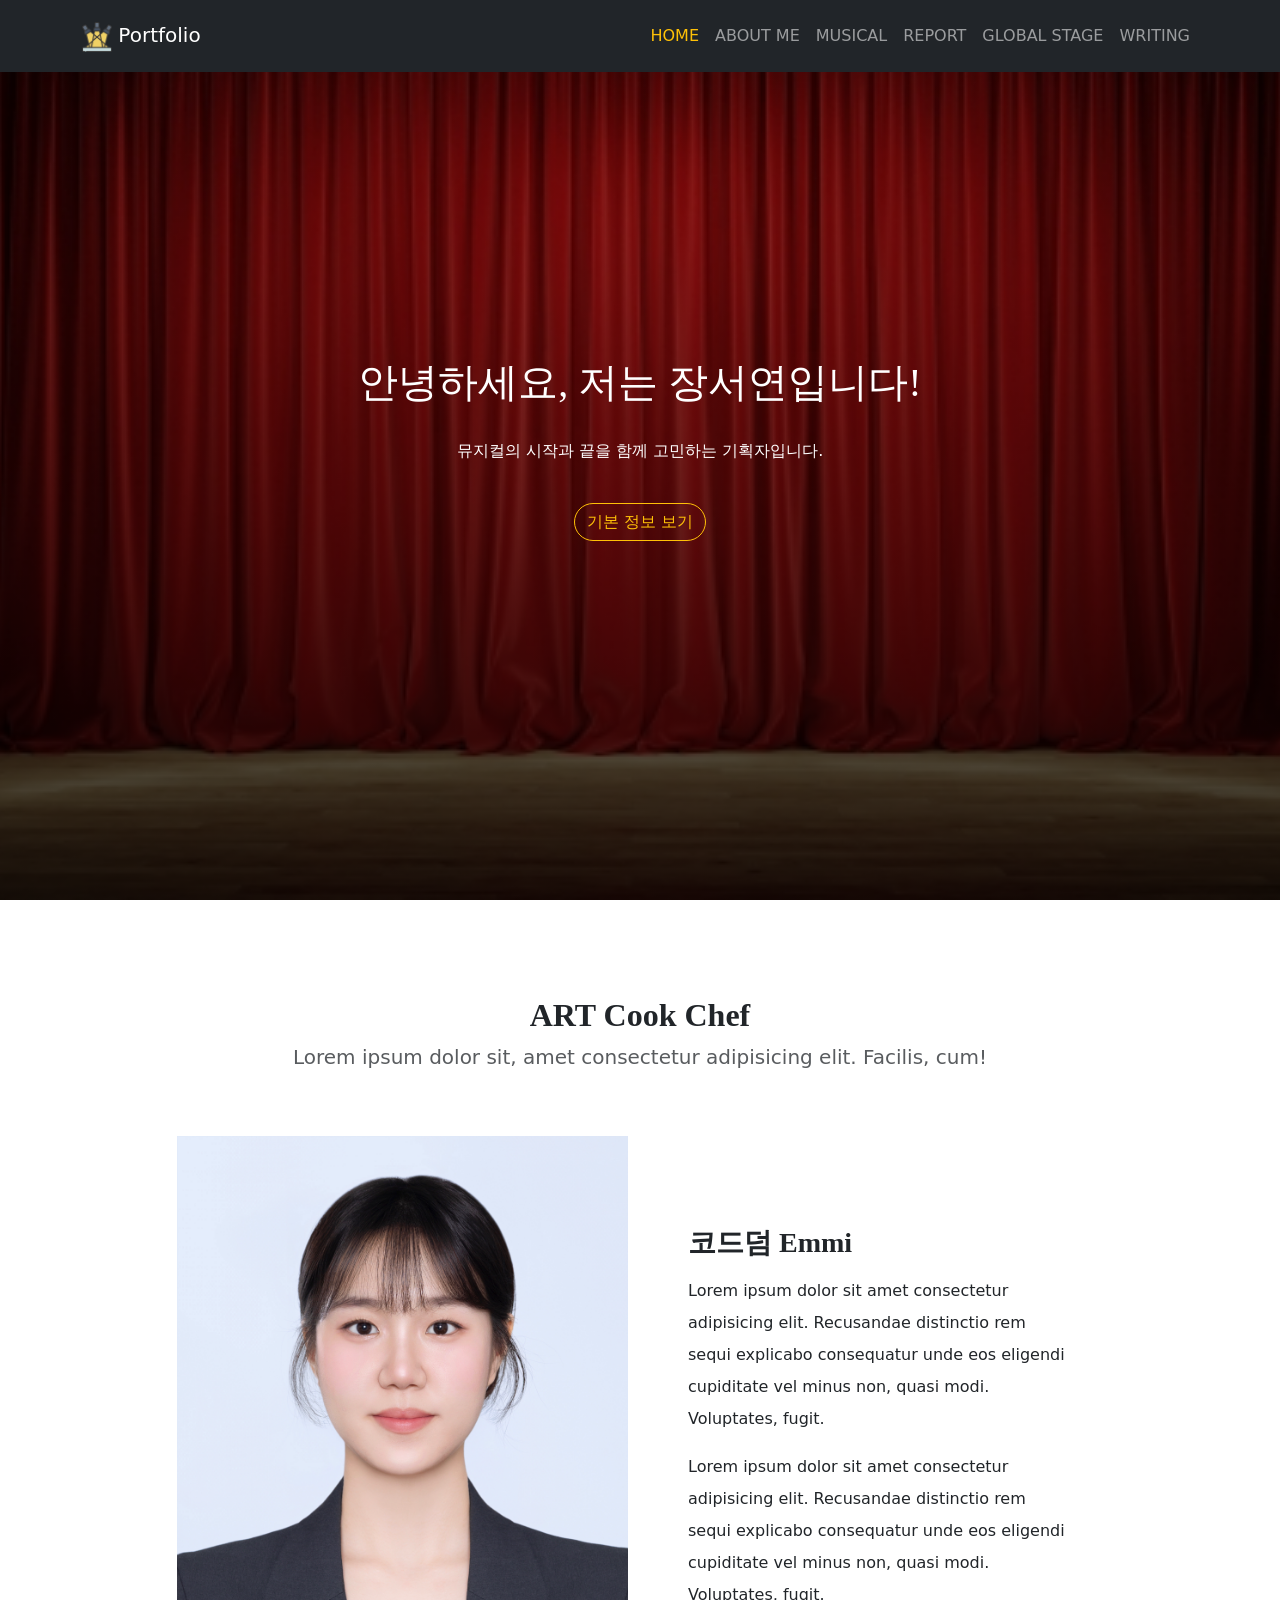
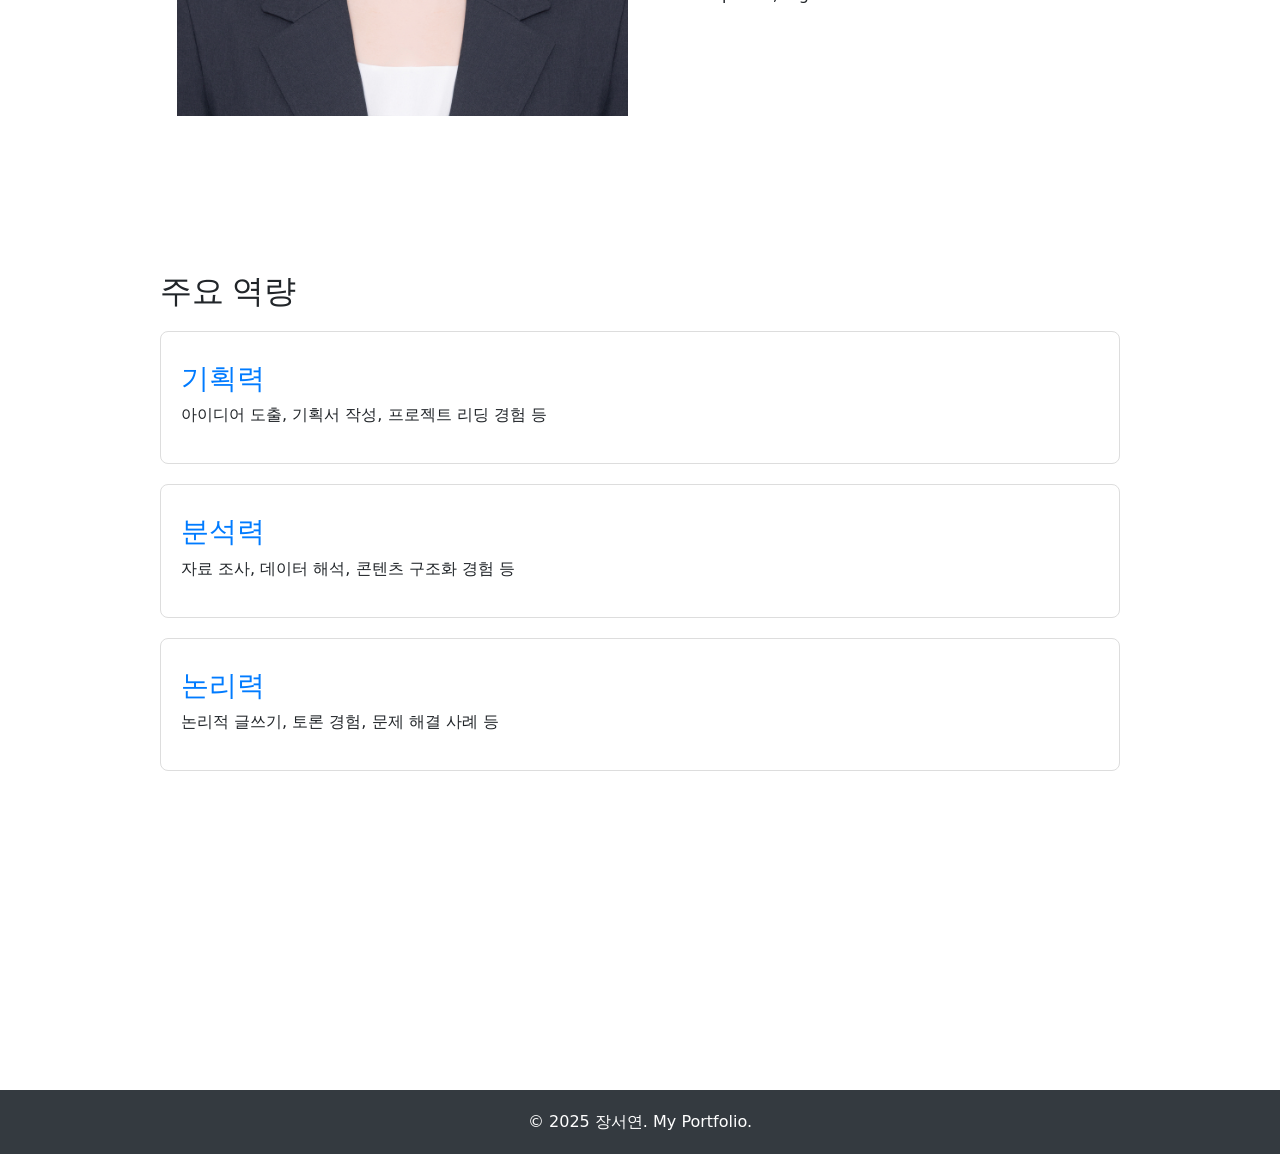
<file: index.html>
<!DOCTYPE html>
<html lang="ko">

<head>
    <meta charset="UTF-8" />
    <meta name="viewport" content="width=device-width, initial-scale=1.0" />
    <title>포트폴리오</title>
    <link rel="stylesheet" href="style.css" />
    <link href="https://fonts.googleapis.com/css2?family=Gugi&family=Noto+Sans+KR&display=swap" rel="stylesheet">
 <link href="https://cdn.jsdelivr.net/npm/bootstrap@5.3.6/dist/css/bootstrap.min.css" rel="stylesheet" integrity="sha384-4Q6Gf2aSP4eDXB8Miphtr37CMZZQ5oXLH2yaXMJ2w8e2ZtHTl7GptT4jmndRuHDT" crossorigin="anonymous">
<link rel="preconnect" href="https://fonts.googleapis.com">
<link rel="preconnect" href="https://fonts.gstatic.com" crossorigin>
<link href="https://fonts.googleapis.com/css2?family=Hahmlet:wght@100..900&display=swap" rel="stylesheet">

</head>

<body data-bs-spy="scroll" data-bs-target="#nav-menu">

    <nav class="navbar navbar-expand-md bg-dark navbar-dark fixed-top">
        <div class="container">

            <a class="gugi-font navbar-brand" href="#home">
                <img src="logo.png" alt="로고", width="30">
                Portfolio</a>

            <button class="navbar-toggler" type="button" data-bs-toggle="collapse" data-bs-target="#nav-menu"
                aria-controls="nav-menu" aria-expanded="false" aria-label="메뉴">
                <span class="navbar-toggler-icon"></span>
            </button>

            <div class="collapse navbar-collapse" id="nav-menu">
                <ul class="navbar-nav ms-auto my-2">
                    <li class="nav-item"><a class="nav-link" href="#home">HOME</a></li>
                    <li class="nav-item"><a class="nav-link" href="#about-me">ABOUT ME</a></li>
                    <li class="nav-item"><a class="nav-link" href="Musical.html">MUSICAL</a></li>
                    <li class="nav-item"><a class="nav-link" href="Report.html">REPORT</a></li>
                    <li class="nav-item"><a class="nav-link" href="Global Stage.html">GLOBAL STAGE</a></li>
                    <li class="nav-item"><a class="nav-link" href="Writing.html">WRITING</a></li>
                </ul>
            </div>
        </div>
    </nav>

 <header id="home" class="d-flex flex-column justify-content-center align-items-center vh-100 text-white">

  <h1 class="gugi-font">안녕하세요, 저는 장서연입니다!</h1>
        <br>
        <p>뮤지컬의 시작과 끝을 함께 고민하는 기획자입니다.</p>
        <br>
        <button type="button" data-bs-toggle="modal" data-bs-target="#bestmenuModal"
            class="btn btn-outline-warning rounded-pill">기본 정보 보기</button>

    </header>

    <!-- 내 소개 섹션 시작 -->
    <section class="container py-5" id="about-me">

        <div class="text-center py-5">
            <h2 class="fw-bold">ART Cook Chef</h2>
            <p class="lead text-muted">Lorem ipsum dolor sit, amet consectetur adipisicing elit. Facilis, cum!</p>
        </div>

        <div class="row justify-content-center align-items-center mb-5">
            <div class="col-md-5">
                <img src="me.jpg" alt="프로필 사진" class="img-fluid">
            </div>
            <div class="col-md-7 col-lg-5 px-lg-5">
                <h3 class="fw-bold mb-3">코드덤 Emmi</h3>
                <p class="lh-lg">Lorem ipsum dolor sit amet consectetur adipisicing elit. Recusandae distinctio rem
                    sequi explicabo
                    consequatur unde eos eligendi cupiditate vel minus non, quasi modi. Voluptates, fugit.</p>
                <p class="lh-lg">Lorem ipsum dolor sit amet consectetur adipisicing elit. Recusandae distinctio rem
                    sequi explicabo
                    consequatur unde eos eligendi cupiditate vel minus non, quasi modi. Voluptates, fugit.</p>
            </div>
        </div>

    </section>
    <!-- 내 소개 섹션 끝 -->



    <section class="section-padding">
        <h2>주요 역량</h2>
        <div class="card-hover">
            <h3><a href="plan.html">기획력</a></h3>
            <p>아이디어 도출, 기획서 작성, 프로젝트 리딩 경험 등</p>
        </div>
        <div class="card-hover">
            <h3><a href="analysis.html">분석력</a></h3>
            <p>자료 조사, 데이터 해석, 콘텐츠 구조화 경험 등</p>
        </div>
        <div class="card-hover">
            <h3><a href="logic.html">논리력</a></h3>
            <p>논리적 글쓰기, 토론 경험, 문제 해결 사례 등</p>
        </div>
    </section>

    <section id="sns-links">
        <h2>연락처 및 SNS</h2>
        <hl>
          Email: imtj8dl@naver..com <br>
          Instagram: @deokjil_seoyeon <br>
          Mobile: 010-2912-4764
        </hl>
    </section>

    <footer>
        &copy; 2025 장서연. My Portfolio.
    </footer>






 <script src="https://cdn.jsdelivr.net/npm/bootstrap@5.3.6/dist/js/bootstrap.bundle.min.js" integrity="sha384-j1CDi7MgGQ12Z7Qab0qlWQ/Qqz24Gc6BM0thvEMVjHnfYGF0rmFCozFSxQBxwHKO" crossorigin="anonymous"></script>
  </body>
</html>
</file>
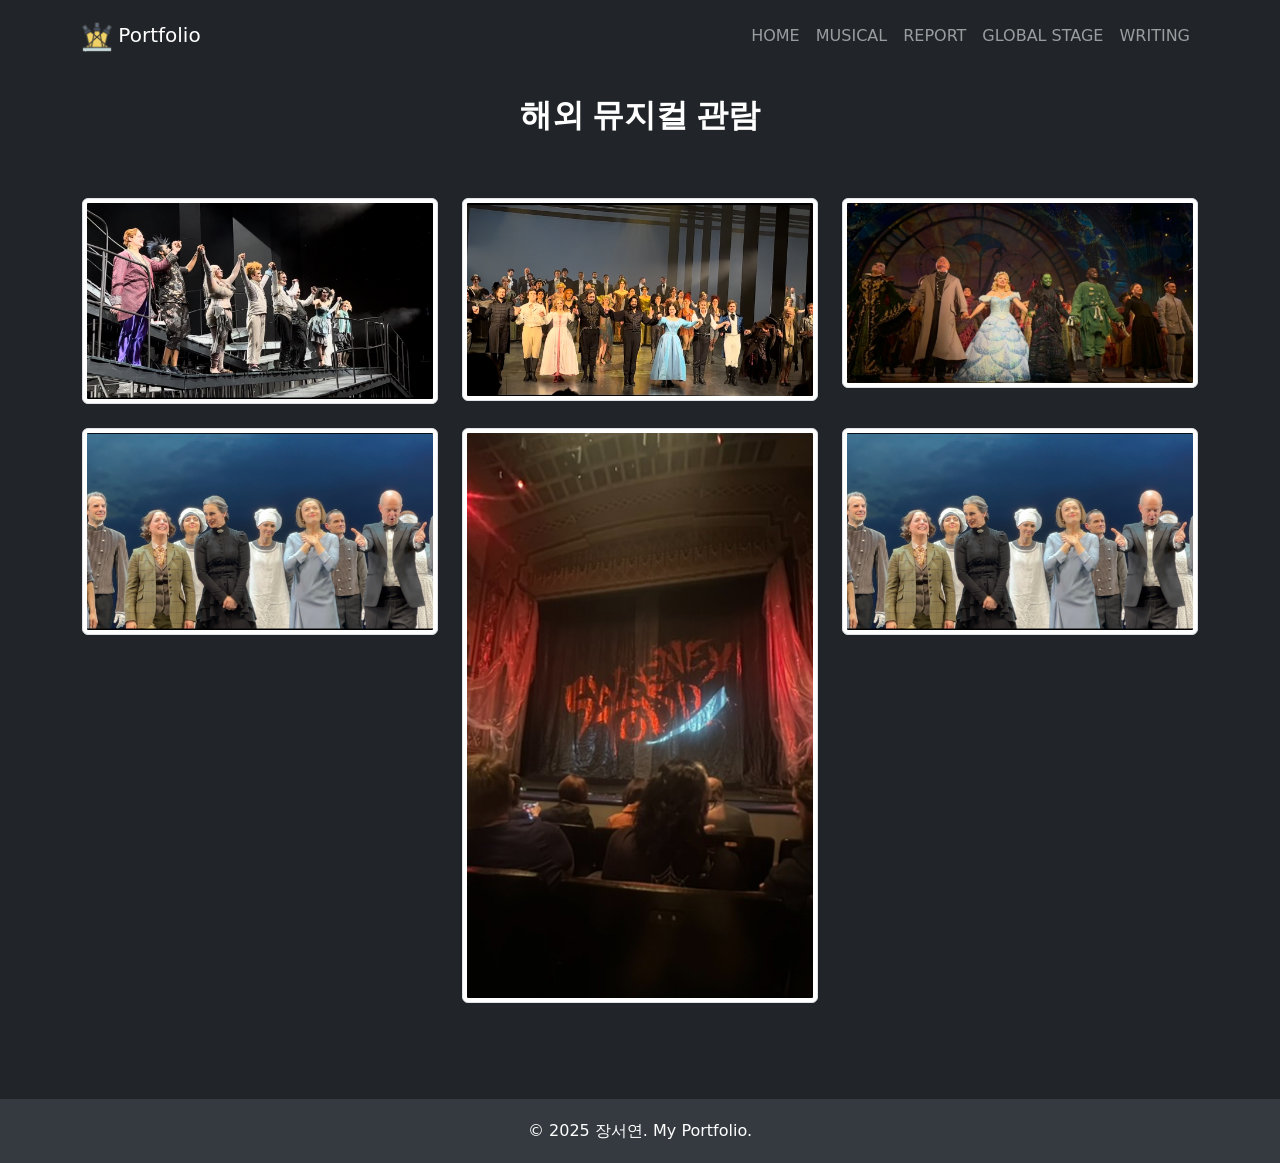
<file: Global Stage.html>
<!DOCTYPE html>
<html lang="ko">

<head>
    <meta charset="UTF-8" />
    <meta name="viewport" content="width=device-width, initial-scale=1.0" />
    <title>해외무대경험</title>
    <link rel="stylesheet" href="style.css" />
    <link href="https://fonts.googleapis.com/css2?family=Gugi&family=Noto+Sans+KR&display=swap" rel="stylesheet">
 <link href="https://cdn.jsdelivr.net/npm/bootstrap@5.3.6/dist/css/bootstrap.min.css" rel="stylesheet" integrity="sha384-4Q6Gf2aSP4eDXB8Miphtr37CMZZQ5oXLH2yaXMJ2w8e2ZtHTl7GptT4jmndRuHDT" crossorigin="anonymous">
<link rel="preconnect" href="https://fonts.googleapis.com">
<link rel="preconnect" href="https://fonts.gstatic.com" crossorigin>
<link href="https://fonts.googleapis.com/css2?family=Hahmlet:wght@100..900&display=swap" rel="stylesheet">

</head>

<body data-bs-spy="scroll" data-bs-target="#nav-menu">

    <nav class="navbar navbar-expand-md bg-dark navbar-dark fixed-top">
        <div class="container">

            <a class="gugi-font navbar-brand" href="#home">
                <img src="logo.png" alt="로고", width="30">
                Portfolio</a>

            <button class="navbar-toggler" type="button" data-bs-toggle="collapse" data-bs-target="#nav-menu"
                aria-controls="nav-menu" aria-expanded="false" aria-label="메뉴">
                <span class="navbar-toggler-icon"></span>
            </button>

            <div class="collapse navbar-collapse" id="nav-menu">
                <ul class="navbar-nav ms-auto my-2">
                    <li class="nav-item"><a class="nav-link" href="index.html">HOME</a></li>
                    <li class="nav-item"><a class="nav-link" href="Musical.html">MUSICAL</a></li>
                    <li class="nav-item"><a class="nav-link" href="Report.html">REPORT</a></li>
                    <li class="nav-item"><a class="nav-link" href="Global Stage.html">GLOBAL STAGE</a></li>
                    <li class="nav-item"><a class="nav-link" href="Writing.html">WRITING</a></li>
                </ul>
            </div>
        </div>
    </nav>


    <section class="bg-dark py-5" id="portfolio">

        <div class="container overflow-hidden">
            <div class="text-center text-white py-5">
                <h2 class="fw-bold mb-3">해외 뮤지컬 관람</h2>
            </div>

            <div class="row pb-5 g-4">
                <div class="col-sm-6 col-lg-4">
                    <img src="Sweeney_Mainz.jpg" alt="포트폴리오 사진 1" class="img-fluid img-thumbnail">
                </div>
                <div class="col-sm-6 col-lg-4">
                    <img src="Monte.jpg" alt="포트폴리오 사진 2" class="img-fluid img-thumbnail">
                </div>
                <div class="col-sm-6 col-lg-4">
                    <img src="Wicked.jpg" alt="포트폴리오 사진 3" class="img-fluid img-thumbnail">
                </div>
                <div class="col-sm-6 col-lg-4">
                    <img src="Rebecca.jpg" alt="포트폴리오 사진 4" class="img-fluid img-thumbnail">
                </div>
                <div class="col-sm-6 col-lg-4">
                    <img src="Sweeney_Rueback.jpg" alt="포트폴리오 사진 5" class="img-fluid img-thumbnail">
                </div>
                <div class="col-sm-6 col-lg-4">
                    <img src="Rebecca.jpg" alt="포트폴리오 사진 6" class="img-fluid img-thumbnail">
                </div>
            </div>
        </div>
    </section>





    <footer>
        &copy; 2025 장서연. My Portfolio.
    </footer>


    

 <script src="https://cdn.jsdelivr.net/npm/bootstrap@5.3.6/dist/js/bootstrap.bundle.min.js" integrity="sha384-j1CDi7MgGQ12Z7Qab0qlWQ/Qqz24Gc6BM0thvEMVjHnfYGF0rmFCozFSxQBxwHKO" crossorigin="anonymous"></script>
  </body>
</html>
</file>
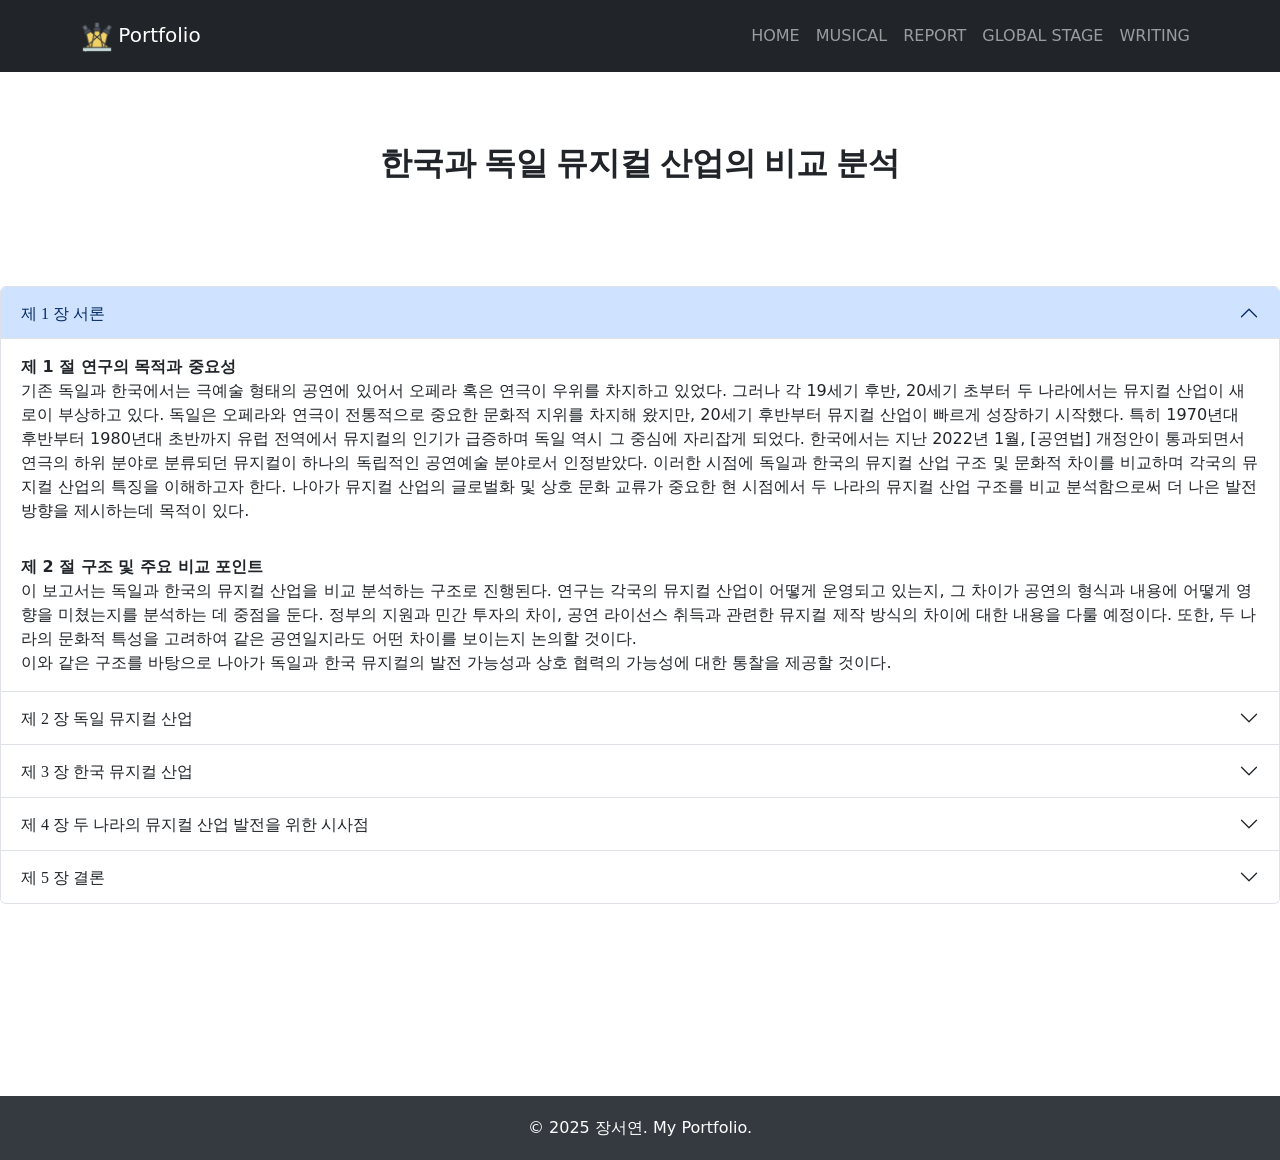
<file: Report.html>
<!DOCTYPE html>
<html lang="ko">

<head>
    <meta charset="UTF-8" />
    <meta name="viewport" content="width=device-width, initial-scale=1.0" />
    <title>분석보고서</title>
    <link rel="stylesheet" href="style.css" />
    <link href="https://fonts.googleapis.com/css2?family=Gugi&family=Noto+Sans+KR&display=swap" rel="stylesheet">
 <link href="https://cdn.jsdelivr.net/npm/bootstrap@5.3.6/dist/css/bootstrap.min.css" rel="stylesheet" integrity="sha384-4Q6Gf2aSP4eDXB8Miphtr37CMZZQ5oXLH2yaXMJ2w8e2ZtHTl7GptT4jmndRuHDT" crossorigin="anonymous">
<link rel="preconnect" href="https://fonts.googleapis.com">
<link rel="preconnect" href="https://fonts.gstatic.com" crossorigin>
<link href="https://fonts.googleapis.com/css2?family=Hahmlet:wght@100..900&display=swap" rel="stylesheet">

</head>

<body data-bs-spy="scroll" data-bs-target="#nav-menu">


    <nav class="navbar navbar-expand-md bg-dark navbar-dark fixed-top">
        <div class="container">

            <a class="gugi-font navbar-brand" href="#home">
                <img src="logo.png" alt="로고", width="30">
                Portfolio</a>

            <button class="navbar-toggler" type="button" data-bs-toggle="collapse" data-bs-target="#nav-menu"
                aria-controls="nav-menu" aria-expanded="false" aria-label="메뉴">
                <span class="navbar-toggler-icon"></span>
            </button>

            <div class="collapse navbar-collapse" id="nav-menu">
                <ul class="navbar-nav ms-auto my-2">
                    <li class="nav-item"><a class="nav-link" href="index.html">HOME</a></li>
                    <li class="nav-item"><a class="nav-link" href="Musical.html">MUSICAL</a></li>
                    <li class="nav-item"><a class="nav-link" href="Report.html">REPORT</a></li>
                    <li class="nav-item"><a class="nav-link" href="Global Stage.html">GLOBAL STAGE</a></li>
                    <li class="nav-item"><a class="nav-link" href="Writing.html">WRITING</a></li>
                </ul>
            </div>
        </div>
    </nav>

    

<br> <br>

<section class="container py-5">

        <div class="text-center py-5">
            <h2 class="fw-bold">한국과 독일 뮤지컬 산업의 비교 분석</h2>
        </div>
</section>

<div class="accordion" id="accordionExample">

<div class="accordion-item">
  <h2 class="accordion-header">
    <button class="accordion-button" type="button" data-bs-toggle="collapse" data-bs-target="#collapseOne" aria-expanded="true" aria-controls="collapseOne">
      제 1 장 서론
    </button>
  </h2>
  <div id="collapseOne" class="accordion-collapse collapse show" data-bs-parent="#accordionExample">
    <div class="accordion-body">
      <strong> 제 1 절   연구의 목적과 중요성</strong> 
      <br>  기존 독일과 한국에서는 극예술 형태의 공연에 있어서 오페라 혹은 연극이 우위를 차지하고 있었다. 그러나 각 19세기 후반, 20세기 초부터 두 나라에서는 뮤지컬 산업이 새로이 부상하고 있다. 독일은 오페라와 연극이 전통적으로 중요한 문화적 지위를 차지해 왔지만, 20세기 후반부터 뮤지컬 산업이 빠르게 성장하기 시작했다. 특히 1970년대 후반부터 1980년대 초반까지 유럽 전역에서 뮤지컬의 인기가 급증하며 독일 역시 그 중심에 자리잡게 되었다. 한국에서는 지난 2022년 1월, [공연법] 개정안이 통과되면서 연극의 하위 분야로 분류되던 뮤지컬이 하나의 독립적인 공연예술 분야로서 인정받았다.  이러한 시점에 독일과 한국의 뮤지컬 산업 구조 및 문화적 차이를 비교하며 각국의 뮤지컬 산업의 특징을 이해하고자 한다. 나아가 뮤지컬 산업의 글로벌화 및 상호 문화 교류가 중요한 현 시점에서 두 나라의 뮤지컬 산업 구조를 비교 분석함으로써 더 나은 발전 방향을 제시하는데 목적이 있다.

    </div>
     <div class="accordion-body">
      <strong>제 2 절   구조 및 주요 비교 포인트</strong> 
      <br>  이 보고서는 독일과 한국의 뮤지컬 산업을 비교 분석하는 구조로 진행된다. 연구는 각국의 뮤지컬 산업이 어떻게 운영되고 있는지, 그 차이가 공연의 형식과 내용에 어떻게 영향을 미쳤는지를 분석하는 데 중점을 둔다. 정부의 지원과 민간 투자의 차이, 공연 라이선스 취득과 관련한 뮤지컬 제작 방식의 차이에 대한 내용을 다룰 예정이다. 또한, 두 나라의 문화적 특성을 고려하여 같은 공연일지라도 어떤 차이를 보이는지 논의할 것이다.
      <br> 이와 같은 구조를 바탕으로 나아가 독일과 한국 뮤지컬의 발전 가능성과 상호 협력의 가능성에 대한 통찰을 제공할 것이다.
    </div>
  </div>
</div>


<div class="accordion-item">
  <h2 class="accordion-header">
    <button class="accordion-button collapsed" type="button" data-bs-toggle="collapse" data-bs-target="#collapseTwo" aria-expanded="false" aria-controls="collapseTwo">
      제 2 장 독일 뮤지컬 산업
    </button>
  </h2>
  <div id="collapseTwo" class="accordion-collapse collapse" data-bs-parent="#accordionExample">
    <div class="accordion-body">
      <strong> 제 1 절   독일 뮤지컬 산업의 운영상 주요 특징</strong>
      <br> 1.	정부 지원과 공공 극장의 역할
<br>독일의 뮤지컬은 ‘공립 극장’에서 소규모로 상연되는 경우가 많다. 독일은 각 지역에 공공 오페라 극장이 운영되는데, 2019년 기준 공연장의 숫자는 809개였다. 이러한 공공 극장은 연방제 국가 특성상 지방정부를 주체로 운영된다. 정책 보고서 통계 결과에 따르면, 독일 극장의 연간 수입 82%가 공적 지원으로 이루어져 있고, 나머지 18%는 입장권 판매 수익, 회원권 판매 수익 등의 경영수입으로 이루어진다.  이처럼 독일의 국공립 극장은 준 국가기관이라고 볼 수 있을 정도로 정부의 지원으로 운영되고 있다.
<br> 이러한 지원이 이루어질 수 있는 이유는 독일의 미적교육에 대한 인식에서 찾을 수 있다. 독일에서 연극은 시민 교양의 필수 요소였으며 연극은 교육적 목적을 위해 사용되기도 했다. 미적 교육을 통한 인간성의 회복, 계몽의 중요성이 강조되었기 때문이다.   가령, 실러가 활동하던 18세기 독일의 국민 극장의 연극 공연 목표는 단순 유희만이 아니라 시민들의 도덕적 교화였다. 당시 연극의 주된 관심은 연극적 표현이라기 보다, 관객에게 미치는 영향에 있었으며 , 이러한 영향은 현대까지 이어져 각 지역의 테아터에서는 아동극을 올리거나 지역 소재 대학의 연극학과(Theaterwisssenschaft 등.) 학생들과 협업을 하는 경우가 많다. 이처럼 독일의 극장은 시민의 미적, 윤리적 인성 교육기관으로서 공공재의 특성을 지니게 된 것이다.
<br><br>
2.	공공과 민간 부문의 차이점
<br> 독일은 다른 나라의 극장과는 매우 다른 생산 시스템을 갖추고 있다. 하나의 작품이 무대에 오르기까지 많은 인력과 전문 예술가들의 협업이 요구된다. 이를 더욱 효율적으로 진행하기 위해서 독일의 국공립극장들은 상주극단 시스템을 운영하고 있다. 극장 자체에서 전속 배우, 연출가, 무대미술, 음향 등 일반적인 스태프와 같은 인력을 정규직으로 고용하고 있으며, 디자이너, 봉제사 등 기능공들이 극장에 상근하고 있다는 것이다.  공연의 라이선스 역시 극장에서 취득하여 극을 올린다. 때문에 같은 공연일지라도 상연하는 극장마다 무대 연출이 다를 수 있다.
<br> 이러한 상주극단 시스템은 배우 캐스팅과 극장 선정 등에 시간을 들일 필요가 없기 때문에 효율적이지만, 공공재 특성상 뮤지컬만이 아니라 발레, 오페라, 연극 등 다양한 공연예술 분야에 대한 지원이 적절히 이루어져야하기 때문에 상연 기간이 짧고 지속적이기보다 간헐적이다. 게다가 사설 기업의 투자에 비해 규모 역시 작다. 때문에 무대의 규모가 작고 의상 수와 소품 수가 적으며, 자동 무대 장치가 없는 경우도 많다.
<br> 그러나 공공 부문만 존재하는 것은 아니다. 독일에 위치한 민간 극장 즉, 뮤지컬 전용 극장에서 역시 뮤지컬이 상연된다. 공연 사업을 펼치는 대표적인 기업은 ATG Entertainment, Stage Entertainment가 있다. 그 중 ATG Entertainment는 쾰른, 보훔 등 5곳에 자체 극장을 두고 있으며, 현재 쾰른에서는 2022년 11월부터 뮤지컬 <물랑루즈!>가, 보훔에서는 1988년부터 뮤지컬 <Starlight Express>가 공연 중에 있다. 두 극장 모두 1,500 이상의 대규모 극장에 해당한다. 이처럼 한 극장에서 한 공연만 장기적으로 진행하며, 대규모 자본이 투입되는 라이선스 공연을 레플리카 방식 으로 올리고 있다. 즉, 공공 부문에 비해 큰 규모로, 큰 자본을 투입하여, 장기간 상연한다는 것이 특징이다.


    </div>
     <div class="accordion-body">
      <strong>제 2 절   독일 뮤지컬의 문화적, 사회적 특성</strong>
      <br> 독일의 뮤지컬 산업은 그 독특한 문화적 특성과 사회적 역할에서 중요한 차별성을 지닌다. 독일은 전통적으로 클래식 음악과 오페라가 중요한 예술 장르로 자리잡고 있으며, 이러한 전통적인 예술 형식이 새로운 공연예술 장르인 뮤지컬 장르에도 영향을 미쳤다. 독일의 뮤지컬은 예술적 깊이와 사회적 메시지를 중요시하며, 뮤지컬이 단순한 오락을 넘어서 사회적, 문화적 담론을 반영하는 중요한 매체로 자리잡고 있다.
      <br> 독일의 뮤지컬은 대개 예술적 깊이와 사회적 메시지를 중시한다. 내용적 측면에서 봤을 때, 독일에서 상연되는 뮤지컬, 특히 창작 뮤지컬들은 철학적이고 심오한 주제를 다루는 경우가 많다. 독일 오페라와 클래식 음악의 전통을 이어받아, 뮤지컬 역시 감정적이고 심오한 이야기를 전달하려는 경향이 강하다. 대표적인 예로, 뮤지컬 <엘리자벳>이나 뮤지컬 <타이타닉>같은 뮤지컬들은 역사적 사건이나 인간의 내면적 갈등을 다루며, 단순한 오락을 넘어서 관객에게 성찰적이고 철학적인 메시지를 전달한다.
      <br> 이러한 작품들은 때떄로 사회적 비판과 정치적 메시지를 담고 있어, 관객으로 하여금 단순히 감동을 넘어 심오한 사고를 요구한다. 가령, 뮤지컬 <엘리자벳> 한국 프로덕션의 경우, 역사적 사건과 인물을 구체적으로 제시하는 넘버 ‘증오(Hass)’를 삭제하고 크림전쟁에 대해 언급하지 않는 등 역사를 기반하되 역사적 사실보다는 인물의 감정과 드라마를 강조하고자 했던 반면, 오지지널 프로덕션인 빈 프로덕션 및 독일 프로덕션에서는 해당 넘버를 통해 ‘쇠너러’라는 정치적 실존 인물 혹은 그의 지지자들과 엘리자벳의 갈등을 직접적으로 드러낸다. 또한 크림전쟁에 대한 내용 역시 다소 구체적으로 언급된다. 즉, 이것은 19세기 궁정의 권력 다툼과 인간 심리를 탐구하는 방식으로 뮤지컬이라는 매체를 활용한 것이라 할 수 있다. 또한 뮤지컬 <타이타닉>을 통해서는 사회적 불평등과 부의 집중을 묘사하는 방식을 통하여 역사적 사건을 통해서 당시 사회에 대한 비판적 의식 역시 드러내고자 했다. 이처럼 독일 뮤지컬은 사회적, 문화적 책임을 지니며 관객들을 만나고 있다.
    </div>
    
  </div>
</div>


<div class="accordion-item">
  <h2 class="accordion-header">
    <button class="accordion-button collapsed" type="button" data-bs-toggle="collapse" data-bs-target="#collapseFour" aria-expanded="false" aria-controls="collapseFour">
      제 3 장 한국 뮤지컬 산업
    </button>
  </h2>
  <div id="collapseFour" class="accordion-collapse collapse" data-bs-parent="#accordionExample">
    <div class="accordion-body">
      <strong> 제 1 절   한국 뮤지컬 산업의 운영상 주요 특징</strong> 
      <br> 1.	한국 뮤지컬 산업의 구조적 특성
      <br> 한국의 뮤지컬 산업은 상업적 성격이 두드러지게 나타난다. 한국에도 국공립 극장이 존재하나 예술의 전당이나 세종문화회관과 같은 국공립 극장은 모두 특수법인화를 통해 국가의 재정지원를 줄이고 재정자립도를 증가시켰다. 심지어 독일처럼 극장 자체에서 작품을 생산하거나 극장이 직접 라이선스를 취득하여 극을 올리는 것이 아니라 단순 임대 위주로 극장이 운영되고 있다. 간단히 말하면, 극장은 공간 임대를, 작품 제작은 사설 뮤지컬 기업에서 맡는 것이다. 사설 기업은 독일처럼 자체 극장을 갖는 것이 아니라, 국공립 극장 혹은 민간 기업이 운영하는 극장을 임대하여 극을 올리기 때문에, 독일의 사설 기업 뮤지컬에 비해 작품이 올라가는 기간은 짧다. 이러한 한국 뮤지컬의 구조적 특성의 원인, 즉 뮤지컬이 국가적 차원이 아니라 기업적 차원에서 운영되고 있는 원인은 예술교육 및 지원에 대한 인식적 차원과 상업적 특성의 차원에서 설명할 수 있다.
      <br> 먼저 인식적 차원이다. 한국 전쟁 이후 국가적인 문화예술 지원정책이 등장하기 시작했는데, 당시예술은 선전 도구나 이념을 강화하는 도구로서 활용되었을 뿐, 그 역할이 최소한에 그쳤다. 이후 1970년대, 본격적인 예술 지원에 대한 정책적 관점이 제기되어 한국문화예술진흥원 설립의 기초가 되었다. 1990년대에 이르러서는 국가의 수익창출 수단으로서 예술이 다루어졌다. 2000년대에는 문화예술 지원 사업이 세분화와 구체화되었으나 , 예술인을 사회적 약자 측면으로 이해하는 맥락일 뿐 인간 근본의 문제로 접근하지는 못했다.  또한, 앞서 언급했듯이 독일의 문화예술 산업에 대한 공적 지원은 그 목적이 명확하고 구체적이다. 그러나 한국의 문화예술 공적 지원의 목표는 구체적인 실측이 불가능한 추상적이고 모호한 표현으로 이루어져 있다. 예컨대, 목표 달성 정도를 파악하기 위하여 기금 지원으로 인한 ‘국민의 창조성’ 혹은 ‘예술 창조 역량’ 등의 향상정도를 평가하는데, 이는 사실상 객관적이고 체계적인 평가가 불가능한 과업이다. 또한 질적 수준에 대한 평가는 전무하고 실적 나열 정도로만 공정 지원의 결과를 분석한다. 이처럼 국가에서 문화예술 산업에 지원에 대한 갈피를 명확하게 잡지 못하고 있으며 국가적 차원에서 문화예술 지원이 왜 필요한지 정확하게 인식을 하지 못하고 있는 것이 현실이다.
      <br>또한, 한국의 문화예술 지원 정책에 대한 국민의 부정적인 인식은 뮤지컬 산업의 민간화에 중요한 영향을 미쳤다. 문화예술에 대한 정부의 지원은 대체로 "공적 기금의 낭비"라는 시각과 결부되어 비판을 받았다. 특히 뮤지컬과 같은 상업적 성격이 강한 예술 장르는 "공적 자금이 낭비된다"는 비판을 받기 쉬운 분야였다. 이러한 부정적인 인식은 정부가 예술 지원을 통해 뮤지컬 산업을 활성화시키는 것에 대한 의지를 약화시키고, 그 결과 민간 기업들이 주도하는 시장 구조가 형성되었다. 이처럼 정부의 불확실한 지원 정책과 국민의 부정적인 시각은 국내 뮤지컬 시장을 완전히 ‘민간화’하는 데에 큰 영향을 미쳤다고 볼 수 있다. 그러나 나아가 상업성의 측면에서도 이를 설명할 수 있다. 
      <br>한국 뮤지컬 산업은 상업적 성격이 강하게 나타나며, 이는 예술의 상업화가 산업에 미친 영향을 잘 보여준다. 상업적 특성은 뮤지컬 작품의 기획부터 제작, 상연에 이르는 전 과정에서 두드러지게 나타난다. 뮤지컬은 대체로 민간 기업들이 주도하는 시장으로, 이들은 대규모 자본을 투자해 작품을 기획하고 제작한다. 이런 민간 기업들은 대중의 취향과 시장의 수요에 맞는 작품을 제작하려 하며, 이로 인해 뮤지컬은 대체로 ‘흥행성’을 최우선 목표로 삼는다. 이러한 상업적 특성은 자연스럽게 뮤지컬의 콘텐츠 선택에 영향을 미친다. 예를 들어, 유명한 원작이나 인기 있는 배우들을 기용하는 등 상업적인 요소가 강조되며, 그 결과 작품의 내용이나 형식보다는 흥행성을 우선시하는 경향이 나타난다.
      <br>이와 같은 상업적 성격은 또한 제작사의 재정적 자립성을 강조하는 방향으로 발전해왔다. 민간 기업들은 작품의 투자비용을 회수하고 이익을 창출하기 위해 대형 극장과 다양한 마케팅 전략을 동원한다. 이에 따라 뮤지컬은 대중적이고 상업적인 성격을 가진 콘텐츠로 탈바꿈했으며, 이는 일부 예술적 가치를 추구하기보다는 ‘상업적 성공’을 목표로 하는 경향을 강화시켰다.
      <br>하지만, 한국의 뮤지컬 산업에서 상업성과 예술성의 균형은 종종 논란의 대상이 되기도 한다. 일부 전문가들은 뮤지컬이 지나치게 상업화되면서 예술적 가치가 희생되고 있다는 비판을 제기하기도 한다. 예를 들어, 대중의 관심을 끌기 위한 연출 기법이나 스타 캐스팅에 지나치게 의존하면서, 창의적이고 실험적인 작품이 줄어들었다는 주장이다. 그러나 반대로, 상업성이 뒷받침된 대규모 뮤지컬이 관객들의 큰 인기를 얻고, 이로 인해 뮤지컬 시장 자체가 성장하는 긍정적인 측면도 있다.
      <br><br>
      <br>2.	공연 기획사와 극장의 관계
      <br>대형 공연 기획사와 극장은 한국 뮤지컬 시장에서 중요한 관계를 형성하고 있다. CJ ENM, EMK, OD COMPANY와 같은 대형 공연 기획사는 상업적 성공을 중시하며, 뮤지컬 시장을 주도하고 있다. 이들은 주로 민간 극장과 협력하여 작품을 상연하는데, 대표적으로 블루스퀘어나 샤롯데씨어터와 같은 대형 민간극장에서 자주 공연을 올린다. 이들 극장은 대규모 공연을 수용할 수 있는 시설을 갖추고 있어, 대형 기획사들이 상업적 흥행을 극대화하는 데 중요한 파트너로 작용한다. 또한, 이러한 민간 극장들은 관객 수와 수익을 보장할 수 있는 특성을 지녀, 대형 기획사들의 중요한 공연 장소로 자리잡고 있다.
      <br>반면, 예술의전당이나 세종문화회관과 같은 국공립 극장은 예술적 성격을 강조하는 공간으로, 전통적으로 민간 공연 기획사들이 활용하기보다는 예술적 가치가 중요한 작품들이 공연되는 경향이 있었다. 그러나 최근에는 상업적 성격이 가미된 뮤지컬 공연도 점차 증가하고 있으며, 일부 대형 기획사들도 이러한 극장에서 공연을 올리기 시작했다.
      <br>또한, 대학로는 한국 뮤지컬의 중심지로, 다양한 소규모 공연들이 이루어지는 지역이다. 랑컴퍼니와 같은 기획사는 대학로의 다양한 극장들과 협력하여 실험적이고 창의적인 뮤지컬을 선보이고 있으며, 플러스씨어터와 링크아트센터드림과 같은 극장들은 이러한 공연들이 주로 상연되는 장소다. 대학로의 극장들은 대형 공연보다는 중소 규모의 뮤지컬을 주로 다루며, 새로운 형식과 실험적인 콘텐츠를 선보이는 중요한 공간으로 자리잡고 있다.
<br><br>
      <strong>제 2 절   한국 창작 뮤지컬의 성공</strong> 
      <br> 2000년대 초반 한국은 지킬앤하이드, 레미제라블 등의 해외 라이선스 뮤지컬을 대거 유입하면서 뮤지컬 시장의 성장을 도모해 왔다. 이 과정에서 제작 기술을 익히고 발전시킨 한국은 최근 국내 창작 뮤지컬을 제작하고 이를 통해 뮤지컬 시장의 확장과 안정화를 이루어 냈다. 나아가 해외에 국내 창작 뮤지컬의 판권을 수출하고 있다.
      <br>대극장 뮤지컬의 경우 EMK뮤지컬컴퍼니를 필두로 창작 뮤지컬 제작과 수출이 활발히 진행되고 있다. 먼저 뮤지컬 <마타하리>는 EMK의 첫 창작 뮤지컬이었으며 이후로 <웃는 남자>, <베토벤> 등 다양한 작품을 만들어 올리고 있다. 이전까지의 대극장 창작 뮤지컬은 한국적인 소재를 가지고 제작되는 경우가 주였다. 그러나 그 틀을 깨고 해외 소재를 바탕으로 해외의 작곡가 혹은 창작진과 협업해 해외에 수출까지도 염두에 두고 뮤지컬을 제작했다. 최소 40억원에서 최대 100억원 이상의 대규모의 제작비를 투입 하여 기술력 있고 화려한 무대 연출을 만들어낸 점도 흥행의 열쇠로 작용했다고 볼 수 있다. 
      <br>비교적 적은 자본이 투입되는 중소극장 창작 뮤지컬 역시 흥행에 있어 예외는 아니다. 한국에서 스테디 셀러로 자리매김한 뮤지컬 <어쩌면 해피엔딩>은 브로드웨이로, 뮤지컬 <마리퀴리>는 웨스트 엔드로 진출한 바 있다. 그동안에 한국 대학교 뮤지컬들이 일본이나 중국 등의 인근 국가로의 수출되는 경우는 다수 있었다. 그러나, 다른 문화권에 해당되면서도 뮤지컬의 본 고장이라 불리는 미국과 영국으로의 수출은 처음 이며, 때문에 그 성과를 높이 평가할 만하다. 
      <br>이외에도 신춘수 OD COMPANY 대표가 제작한 뮤지컬 ‘위대한 개츠비’가 미국에서 큰 호응을 얻고 있는 등 한국 뮤지컬에 대한 한국의 관심이 뜨겁다. 한국의 우수한 뮤지컬 제작 능력을 바탕으로 외국의 선진 문화를 받아들이고 국내외 창작진과의 협업을 통한 기술 교류가 지속된다면, 한국 뮤지컬 시장의 더 큰 성장을 기대할 수 있을 것이다.
<br><br>
      <strong>제 3 절   한국 창작 뮤지컬의 한계점</strong> 
      <br> 한국 뮤지컬 산업은 빠르게 성장하고 상업적으로 큰 성과를 이루어냈지만, 여전히 몇 가지 한계점을 안고 있다. 
      <br>한국 뮤지컬 극장은 대부분 서울에 집중되어 있다. 지방에는 순회 공연 식으로 짧은 기간 올라오며 그 마저도 대체로 오케스트라 없이 MR로 진행되는 경우가 많다. 이는 지방 관객들에게 공연에 대한 접근성을 떨어뜨리고 결국 지방의 문화 격차를 심화시키며, 뮤지컬 산업의 대중적 확장에 큰 제약이 될 것이다.
      <br>또한, 해당 분야에 대한 공적 지원 규모가 작고 스타마케팅 혹은 연출에 대한 막대한 자본 투입 때문에 뮤지컬 티켓 값이 상승하고, 이에 따라 접근성이 높지 않고 주요 소비층이 고정된 것이 사실이다. 물론 최근, SNS를 이용한 바이럴 마케팅 덕분에 뮤지컬 <시카고> 혹은 <킹키부츠> 등이 뮤지컬 소비층 확장 효과를 내며 성공리에 막을 내렸지만, 티켓 값으로 인한 한계점은 여전히 존재한다. 독일과 같은 경우, 학생들에게는 저렴하게 티켓을 판매하고 심지어 잔여석에 한해 발권 수수료만 받고 좌석을 제공한다. 이는 학생들에게 문화예술을 통한 교양 교육을 제공하며 나아가 학생들이 성장했을 때, 주요 소비층으로 자리할 수 있도록 돕는다. 그러나 한국은 학생들에 대한 할인 혜택이 아예 없거나, 등급이 낮은 좌석에 한해 30%정도의 낮은 할인율로 좌석을 판매한다. 장기적인 관점에서 이것은 뮤지컬 시장의 성장에 걸림돌로 작용될 수 있을 것이다.

    </div>
  </div>
</div>


<div class="accordion-item">
  <h2 class="accordion-header">
    <button class="accordion-button collapsed" type="button" data-bs-toggle="collapse" data-bs-target="#collapseFive" aria-expanded="false" aria-controls="collapseFive">
     제 4 장 두 나라의 뮤지컬 산업 발전을 위한 시사점
    </button>
  </h2>
  <div id="collapseFive" class="accordion-collapse collapse" data-bs-parent="#accordionExample">
    <div class="accordion-body">
      <strong> 제 1 절   한국과 독일의 뮤지컬 산업의 상호 보완점</strong> 
      <br> 한국과 독일의 뮤지컬 산업은 각기 다른 역사적 배경과 문화적 특성을 바탕으로 발전해왔지만, 상호 보완적인 점에서 중요한 기회를 제공한다. 두 나라의 산업은 각기 장점과 도전 과제를 안고 있으며, 이러한 상호 보완점은 두 나라의 뮤지컬 산업이 서로 협력하고 발전할 수 있는 가능성을 열어준다.
      <br>1. 상업성 vs. 예술성
      <br>한국의 뮤지컬 산업은 상업적 성격이 강하고, 대중성 있는 공연을 중심으로 빠르게 성장해왔다. 한국은 대규모 상업 뮤지컬을 통해 고수익을 창출하며, 공연의 시각적 효과와 대중성을 중시하는 경향이 있다. 반면, 독일은 문화적, 예술적 가치에 더 중점을 두고, 특히 공공극장에서의 예술적 실험과 창의적 접근이 두드러진다. 독일의 뮤지컬 산업은 상업적 요소보다 예술적인 깊이를 중시하는 경향이 있어, 다양한 사회적 메시지나 역사적 주제를 탐구하는 작품들이 많이 제작된다.
      <br>따라서 한국은 상업성에만 치중하기보다는 독일에서 보여준 예술적 실험과 창작의 깊이를 배우고, 예술성의 측면에서도 더욱 확장할 필요가 있다. 수익성을 위해서 매니아 층이 확실한 스타 배우들만 캐스팅하면, 재능 있는 예술인이 설 자리가 점점 줄어들고 장기적인 관점에서 뮤지컬 시장은 ‘예술’이 아니라 단순 ‘유희’가 될 우려가 있다.
      <br>반면, 독일은 현재 뮤지컬 소비층이 한정되어 있으며, 연극이나 오페라에 비해 뮤지컬은 시장의 규모가 매우 작다. 한국의 상업적 성공과 대중적인 인기를 끌어낼 수 있는 전략을 배운다면, 보다 넓은 관객층을 형성할 수 있을 것이다. 두 나라는 서로의 강점을 결합하여, 예술성과 상업성을 동시에 만족시키는 방향으로 발전하는 것이 양국의 뮤지컬 산업의 발전을 위해 좋은 길이 될 것이다.
      <br>
      <br>2. 정부 지원과 공공 부문
      <br>독일은 국가의 문화 예술 정책이 확고하고, 공공극장과 정부의 지원이 뮤지컬 산업의 중요한 기반을 이루고 있다. 특히, 공공 극장들이 독립적인 운영을 통해 예술적인 성과를 중시하며, 다양한 장르와 형식을 실험하는 장이 되어왔다. 반면, 한국은 민간기업이 주도하는 상업적인 시장이 주를 이루며, 정부의 지원은 상대적으로 제한적이다. 이는 한국 뮤지컬 산업의 발전에 있어 예술적인 실험의 범위를 좁히는 요인으로 작용할 수 있다.
      <br>따라서 한국은 독일의 공공 지원 시스템과 그들의 예술적 자유를 강화하는 방법을 참고할 수 있다. 또한, 독일처럼 각 지역마다 운영하고 지원하는 극장을 둔다면, 지역 격차 해소에도 이바지할 수 있을 것이다. 독일은 한국처럼 민간기업의 상업적 성과를 통해 문화 산업의 지속적인 발전을 도모할 수 있는 방법을 배울 필요가 있다. 정부의 지원이 뮤지컬 상연에 드는 대부분의 비용에 해당되기 때문에 한국에 비해 규모가 작고 무대효과나 기술력이 떨어질 수밖에 없기 때문이다. 상호 보완적으로, 두 나라는 정부의 지원과 민간 기업의 상업적 능력을 균형 있게 활용할 수 있는 방법을 모색할 필요가 있다.
    <br> <br>
      <strong> 제 2 절   상호 교류 및 협력의 기회</strong> 
      <br>한국에서는 뮤지컬 <엘리자벳>, 뮤지컬 <레베카> 등 독어권 지역의 뮤지컬들이 큰 성공을 거두고 있다. 이것은 독어권 국가의 정서와 한국의 정서가 어느정도 접하여 있음을 시사한다. 두 나라의 뮤지컬 산업은 해외 진출 측면에서도 상호 보완적인 관계를 형성할 수 있다. 한국은 더 많은 국제 무대에서 자국의 창작 뮤지컬을 선보이는 한편, 독일은 한국 시장에서의 존재감을 확대하며 서로의 작품을 해외에서 수출할 수 있는 기회를 제공할 수 있다. 
      <br>먼저 독어권의 뮤지컬들 중 아직 한국에서 선보이지 않은 작품들이 많다. 가령, 뮤지컬 <Tanz der Vampire> 는 뱀파이어를 소재로한 작품이다. 한국에서 뮤지컬 <드라큘라>, 뮤지컬 <마마, 돈크라이> 등 해당 소재를 사용한 흥행작들이 다수 있다. 소재만 봤을 때, 한국인들이 관심을 갖기에 충분하다 판단된다. 또한, 뮤지컬 배우 고은성이 ‘넘버가 좋아서 한국에 꼭 들여왔으면 좋겠는 뮤지컬’로 이 작품을 뽑는 등 뮤지컬 배우나 매니아 층에서 종종 언급되는 작품이다. 뿐만 아니라, 최근 한국에서 여성 주인공의 작품에 대한 관심과 수요가 증가하고 있는 만큼 2011년 독일의 풀다(Fulda)에서 독일에서 초연하고 정기적으로 상연되고 있는 <Die Päpstin> 역시 한국에서 라이선스 초연이 되어도 좋을 것이다.
      <br>독일 역시 한국의 좋은 작품들을 들여갈 수 있을 것이다. 지난 22년 초연한 EMK뮤지컬컴퍼니의 <베토벤>이 적당할 수 있는데, 실제로 이 작품은 독일 수출에 염두를 두고 제작된 작품이다. 베토벤은 독일인이 가장 사랑하는 음악가로 매우 매력적인 소재이며, 이 작품을 작사 작곡한 실베스터 르베이와 미하엘 쿤체 듀오는 뮤지컬 <모차르트!>, <레베카>, <엘리자벳> 등 다수의 독어권 흥행작을 만든 주역이다. 때문에 이 작품이 독일인의 정서에 충분히 어울릴 것이다. 
      <br>나아가 양국은 상호 협력을 통해 공동 제작 프로젝트나 공동 상연을 추진할 수 있으며, 이를 통해 두 나라의 뮤지컬 산업이 국제적으로 성장할 수 있는 기회를 만들 수 있을 것이다. 특히, 다양한 문화적 배경을 가진 관객들에게 두 나라의 창작 뮤지컬을 소개하며, 상호 보완적인 방식으로 서로의 뮤지컬 시장을 확장할 수 있다. 예를 들어, 한국은 독일의 예술적 실험과 다양한 사회적 메시지를 담은 작품 제작 방식을 채택하여, 그동안 상업적 뮤지컬이 주도해온 한국 시장에 더 많은 예술적 깊이를 더할 수 있다. 반대로, 독일은 한국의 뛰어난 상업적 성과와 무대 기술을 배우며, 보다 글로벌한 무대를 위해 뮤지컬 산업을 다듬어갈 수 있을 것이다.

    </div>
  </div>
</div>


<div class="accordion-item">
  <h2 class="accordion-header">
    <button class="accordion-button collapsed" type="button" data-bs-toggle="collapse" data-bs-target="#collapseThree" aria-expanded="false" aria-controls="collapseThree">
     제 5 장 결론
    </button>
  </h2>
  <div id="collapseThree" class="accordion-collapse collapse" data-bs-parent="#accordionExample">
    <div class="accordion-body">
    본 연구에서는 한국과 독일의 뮤지컬 산업의 특성과 차이점을 비교하고, 두 나라가 상호 보완적이고 협력적인 관계를 통해 산업 발전을 촉진할 수 있는 방법을 모색해왔다. 한국은 상업적인 성공을 중심으로 빠르게 성장한 뮤지컬 시장을 보유하고 있으며, 독일은 공공과 민간 부문이 균형을 이루고 예술적 깊이를 강조하는 전통적인 뮤지컬 문화가 자리잡고 있다. 두 나라의 뮤지컬 산업은 각각 강점과 한계를 가지고 있지만, 상호 교류와 협력을 통해 서로의 부족한 부분을 보완할 수 있는 많은 기회를 제공할 수 있을 것이다.
    <br>한국은 독일의 공공 지원 모델과 예술적 접근 방식을 배우고, 독일은 한국의 상업적인 성공 사례와 창작 역량을 활용하여 더욱 글로벌한 뮤지컬 시장을 형성할 수 있을 것이다. 특히, 공동 제작, 창작자 및 기술자 양성, 그리고 문화 교류 프로그램 등을 통해 두 나라의 뮤지컬 산업은 더욱 풍성해지고, 새로운 시장을 개척하는 데 중요한 발판이 될 것이다. 또한, 한국과 독일은 각국의 시장에서 축적한 경험을 공유하고, 글로벌 뮤지컬 시장에서 경쟁력을 높이는 데 기여할 수 있을 것으로 기대된다.
    <br>한국과 독일의 뮤지컬 산업 발전을 위한 상호 교류와 협력은 단순히 양국 간의 문화 교류를 넘어서, 글로벌 뮤지컬 시장에서의 지속 가능한 성장을 위한 중요한 전략이 될 수 있다. 두 나라가 서로의 장점을 살리고, 부족한 부분을 보완하는 협력적 관계를 구축함으로써, 뮤지컬 산업은 더욱 다양화되고, 글로벌화될 것이다. 이러한 협력은 양국의 뮤지컬 산업에 새로운 기회를 창출하고, 뮤지컬 문화의 국제적 교류를 촉진하는 중요한 역할을 할 수 있다.
    <br>결론적으로, 한국과 독일의 뮤지컬 산업은 상호 보완적이며 협력 가능한 관계를 통해 서로의 강점을 살리고, 글로벌 뮤지컬 시장에서 새로운 기회를 만들어 갈 필요가 있다. 이를 위해서는 양국의 지속적인 상호 이해와 교류가 필요하며, 정부와 민간 부문 모두의 협력이 중요한 역할을 할 것이다.

  </div>
</div>
</div>


<section class="container py-5">

        <div class="text-center py-5">
         
        </div>
</section>

    <footer>
        &copy; 2025 장서연. My Portfolio.
    </footer>

    

 <script src="https://cdn.jsdelivr.net/npm/bootstrap@5.3.6/dist/js/bootstrap.bundle.min.js" integrity="sha384-j1CDi7MgGQ12Z7Qab0qlWQ/Qqz24Gc6BM0thvEMVjHnfYGF0rmFCozFSxQBxwHKO" crossorigin="anonymous"></script>
  </body>
</html>
</file>
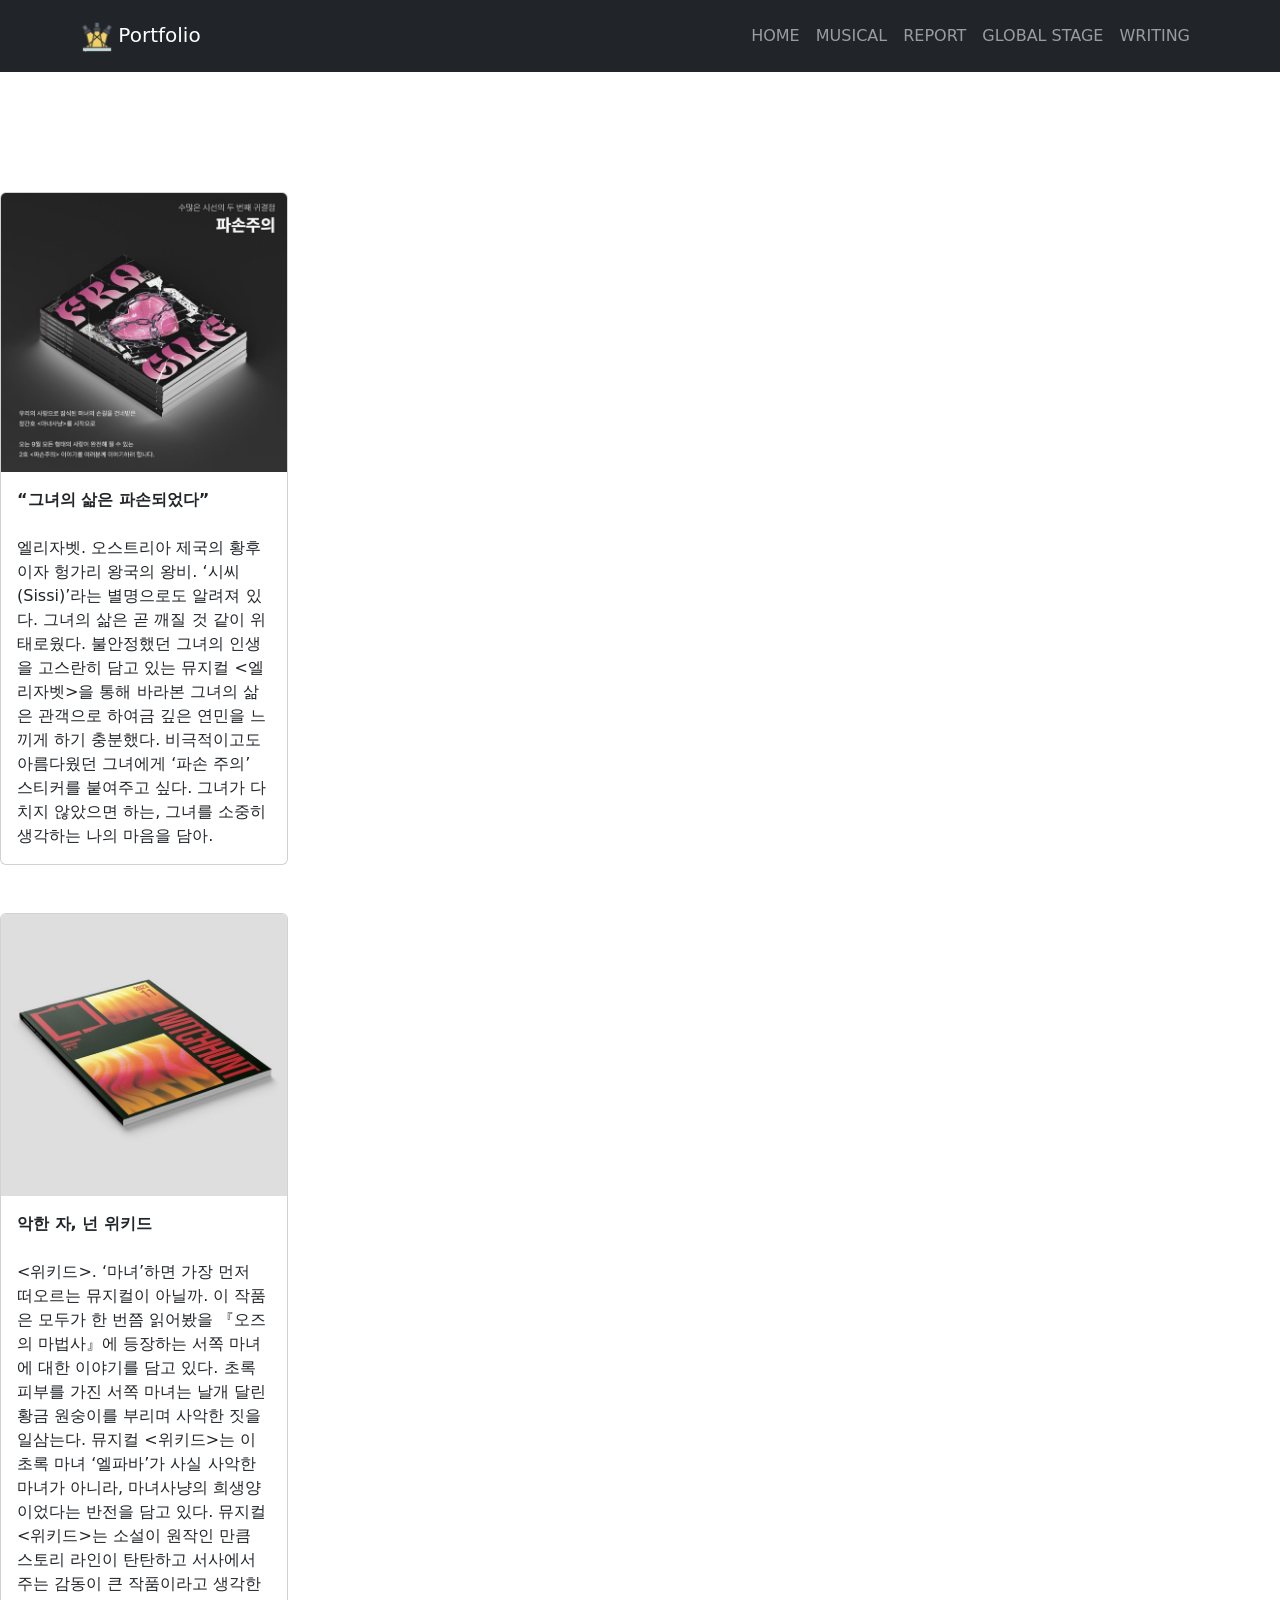
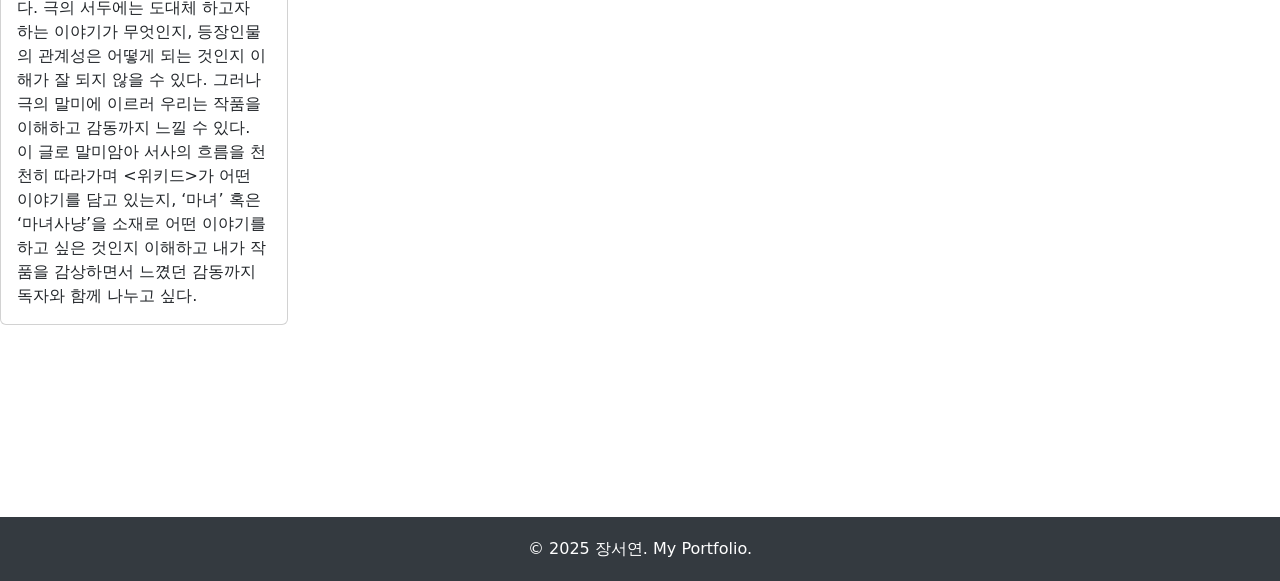
<file: Writing.html>
<!DOCTYPE html>
<html lang="ko">

<head>
    <meta charset="UTF-8" />
    <meta name="viewport" content="width=device-width, initial-scale=1.0" />
    <title>글쓰기</title>
    <link rel="stylesheet" href="style.css" />
    <link href="https://fonts.googleapis.com/css2?family=Gugi&family=Noto+Sans+KR&display=swap" rel="stylesheet">
 <link href="https://cdn.jsdelivr.net/npm/bootstrap@5.3.6/dist/css/bootstrap.min.css" rel="stylesheet" integrity="sha384-4Q6Gf2aSP4eDXB8Miphtr37CMZZQ5oXLH2yaXMJ2w8e2ZtHTl7GptT4jmndRuHDT" crossorigin="anonymous">
<link rel="preconnect" href="https://fonts.googleapis.com">
<link rel="preconnect" href="https://fonts.gstatic.com" crossorigin>
<link href="https://fonts.googleapis.com/css2?family=Hahmlet:wght@100..900&display=swap" rel="stylesheet">

</head>

<body data-bs-spy="scroll" data-bs-target="#nav-menu">

    <nav class="navbar navbar-expand-md bg-dark navbar-dark fixed-top">
        <div class="container">

            <a class="gugi-font navbar-brand" href="#home">
                <img src="logo.png" alt="로고", width="30">
                Portfolio</a>

            <button class="navbar-toggler" type="button" data-bs-toggle="collapse" data-bs-target="#nav-menu"
                aria-controls="nav-menu" aria-expanded="false" aria-label="메뉴">
                <span class="navbar-toggler-icon"></span>
            </button>

            <div class="collapse navbar-collapse" id="nav-menu">
                <ul class="navbar-nav ms-auto my-2">
                    <li class="nav-item"><a class="nav-link" href="index.html">HOME</a></li>
                    <li class="nav-item"><a class="nav-link" href="Musical.html">MUSICAL</a></li>
                    <li class="nav-item"><a class="nav-link" href="Report.html">REPORT</a></li>
                    <li class="nav-item"><a class="nav-link" href="Global Stage.html">GLOBAL STAGE</a></li>
                    <li class="nav-item"><a class="nav-link" href="Writing.html">WRITING</a></li>
                </ul>
            </div>
        </div>
    </nav>
<section class="container py-5">

        <div class="text-center py-5">
         
        </div>
</section>


<div class="card" style="width: 18rem;">
<img src="파손주의.jpg" class="card-img-top">
<div class="card-body">
  <p class="card-text"><strong>“그녀의 삶은 파손되었다”</strong>
    <br><br>
엘리자벳. 오스트리아 제국의 황후이자 헝가리 왕국의 왕비. ‘시씨(Sissi)’라는 별명으로도 알려져 있다. 그녀의 삶은 곧 깨질 것 같이 위태로웠다. 불안정했던 그녀의 인생을 고스란히 담고 있는 뮤지컬 <엘리자벳>을 통해 바라본 그녀의 삶은 관객으로 하여금 깊은 연민을 느끼게 하기 충분했다. 비극적이고도 아름다웠던 그녀에게 ‘파손 주의’ 스티커를 붙여주고 싶다. 그녀가 다치지 않았으면 하는, 그녀를 소중히 생각하는 나의 마음을 담아.
</p>
</div>
</div>

<br><br>

<div class="card" style="width: 18rem;">
<img src="마녀사냥.jpg" class="card-img-top">
<div class="card-body">
  <p class="card-text"><strong>악한 자, 넌 위키드</strong> <br><br>
<위키드>. ‘마녀’하면 가장 먼저 떠오르는 뮤지컬이 아닐까. 이 작품은 모두가 한 번쯤 읽어봤을 『오즈의 마법사』에 등장하는 서쪽 마녀에 대한 이야기를 담고 있다. 초록 피부를 가진 서쪽 마녀는 날개 달린 황금 원숭이를 부리며 사악한 짓을 일삼는다. 뮤지컬 <위키드>는 이 초록 마녀 ‘엘파바’가 사실 사악한 마녀가 아니라, 마녀사냥의 희생양이었다는 반전을 담고 있다.
뮤지컬 <위키드>는 소설이 원작인 만큼 스토리 라인이 탄탄하고 서사에서 주는 감동이 큰 작품이라고 생각한다. 극의 서두에는 도대체 하고자 하는 이야기가 무엇인지, 등장인물의 관계성은 어떻게 되는 것인지 이해가 잘 되지 않을 수 있다. 그러나 극의 말미에 이르러 우리는 작품을 이해하고 감동까지 느낄 수 있다. 이 글로 말미암아 서사의 흐름을 천천히 따라가며 <위키드>가 어떤 이야기를 담고 있는지, ‘마녀’ 혹은 ‘마녀사냥’을 소재로 어떤 이야기를 하고 싶은 것인지 이해하고 내가 작품을 감상하면서 느꼈던 감동까지 독자와 함께 나누고 싶다.
</p>
</div>
</div>





<section class="container py-5">

        <div class="text-center py-5">
         
        </div>
</section>
    

    <footer>
        &copy; 2025 장서연. My Portfolio.
    </footer>


 <script src="https://cdn.jsdelivr.net/npm/bootstrap@5.3.6/dist/js/bootstrap.bundle.min.js" integrity="sha384-j1CDi7MgGQ12Z7Qab0qlWQ/Qqz24Gc6BM0thvEMVjHnfYGF0rmFCozFSxQBxwHKO" crossorigin="anonymous"></script>
  </body>
</html>
</file>
<file: style.css>
/* 기본 폰트 설정 */
body .gowun-batang-regular {
  font-family: "Gowun Batang", serif;
  font-weight: 400;
  font-style: normal;
    margin: 0;
    padding: 0;
    line-height: 1.6;
    background-color: #f8f9fa;
    color: #333;
}

/* 제목 폰트 */
h1, h2, h3, h4, .gowun-batang-regular {
  font-family: "Gowun Batang", serif;
  font-weight: 400;
  font-style: normal;
}

/* 공통 패딩 */
.section-padding {
    padding: 60px 20px;
    max-width: 1000px;
    margin: 0 auto;
}

/* 네비게이션 스타일 */
.nav-link:hover,
.nav-link.active {
    color: #ffc107 !important;
}

/* 헤더 영역 */
header {
    text-align: center;
    color: white;
    padding: 100px 20px;
    background-image: linear-gradient(to top, rgba(0, 0, 0, 0.8), rgba(0, 0, 0, 0.2)), url(stage.jpg);
    background-size: cover;
    background-position: center top;
    background-attachment: fixed;
    background-size: wide: 100%;
    
}

header h1 .gowun-batang-regular {
    font-family: "Gowun Batang", serif;
    font-weight: 400;
    font-style: normal;
    font-size: 3rem;
    margin-bottom: 10px;
}

header p .gowun-batang-regular {
  font-family: "Gowun Batang", serif;
  font-weight: 400;
  font-style: normal;
    font-size: 1.2rem;
}

/* 카드 호버 효과 */
.card-hover {
    background-color: white;
    border: 1px solid #ddd;
    border-radius: 8px;
    padding: 20px;
    margin: 20px 0;
    transition: background-color 0.3s;
}

.card-hover:hover {
    background-color: #ffc10726;
}

.card-hover a {
    display: inline-block;
    margin-top: 10px;
    text-decoration: none;
    color: #007bff;
}

.card-hover a:hover {
    text-decoration: underline;
}

/* SNS 섹션 */
#sns-links {
    color: white;
    text-align: center;
    padding: 60px 20px;
    background-image: linear-gradient(rgba(0, 0, 0, 0.8), rgba(0, 0, 0, 0.2)), url(stage_light.jpg);
    background-size: height: 100%;
    background-position: center;
    background-attachment: fixed;
}


/* 뉴스 섹션 (추가용) */
#news {
    background-image: linear-gradient(rgba(0, 0, 0, 0.5), rgba(0, 0, 0, 0.2)), url(images/news-bg.jpg);
    background-size: cover;
    background-position: center;
}

/* 푸터 */
footer {
    background-color: #343a40;
    color: white;
    text-align: center;
    padding: 20px;
}
</file>
